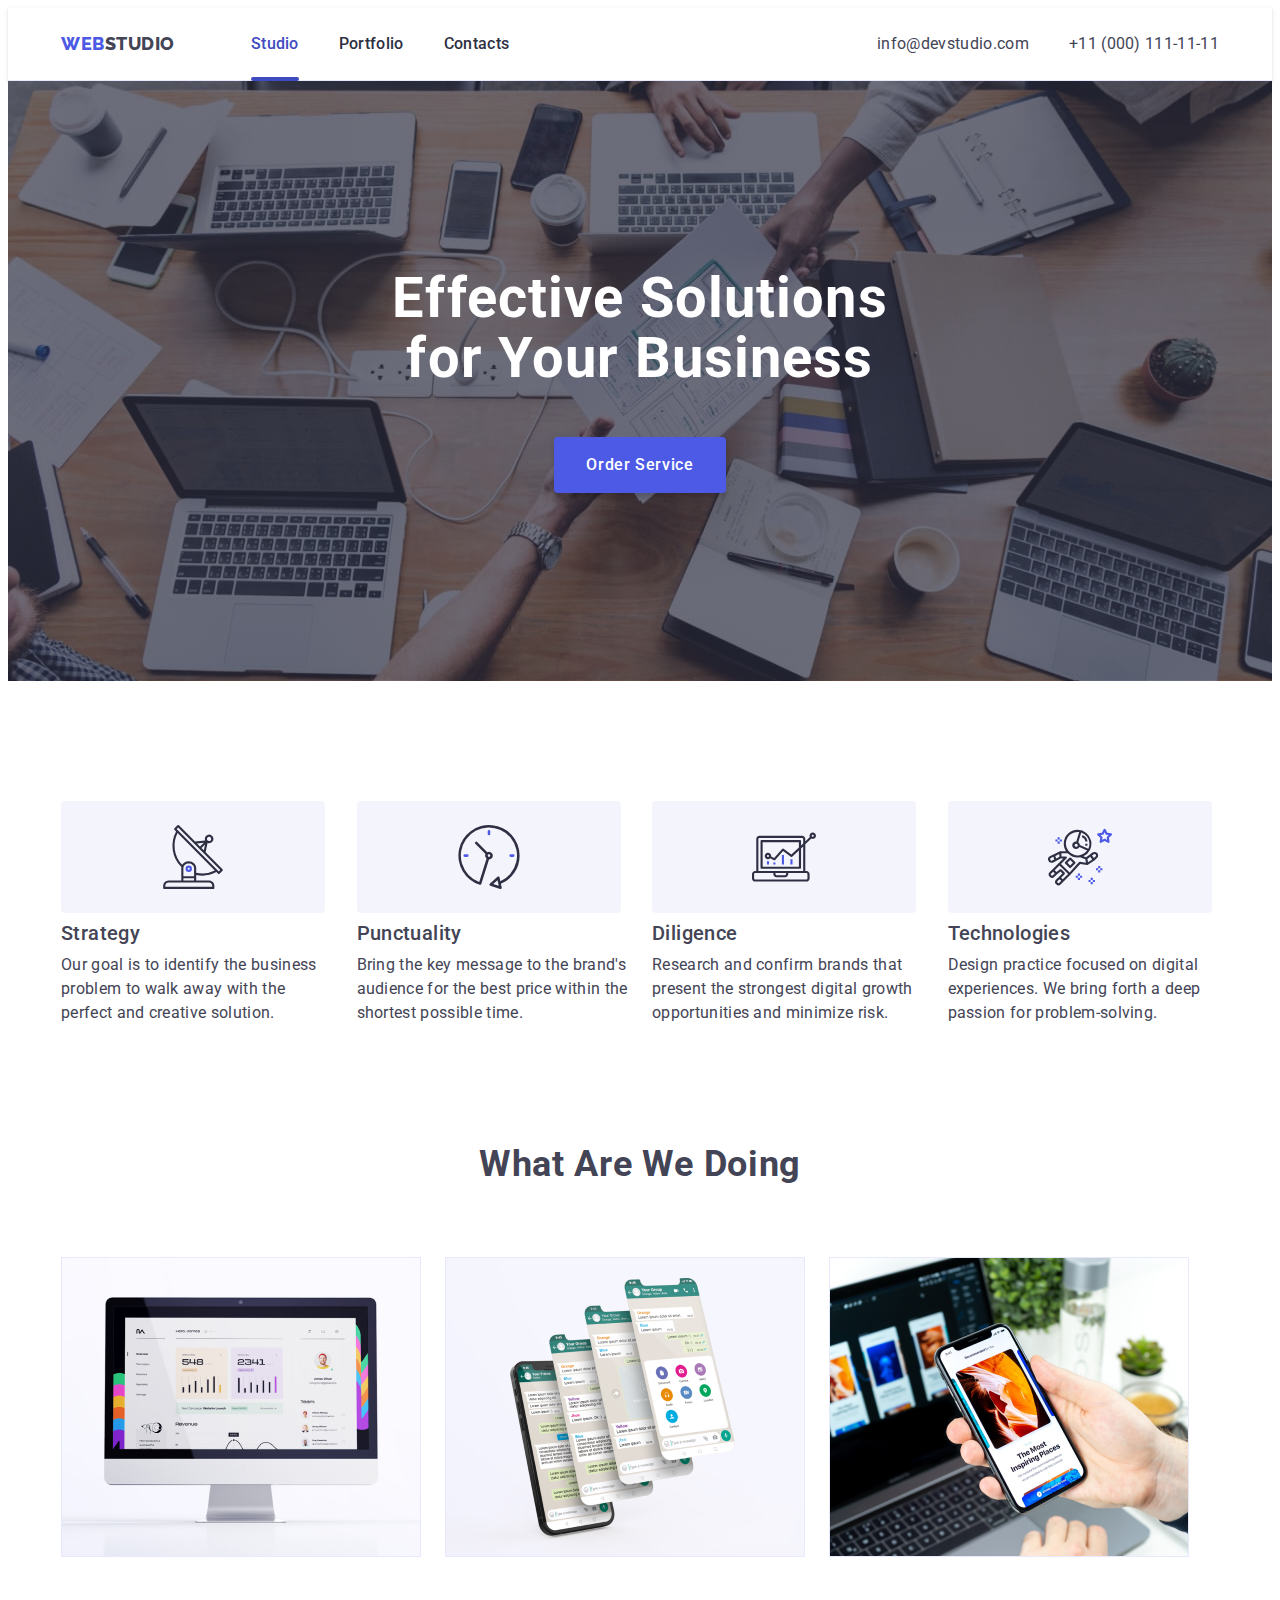
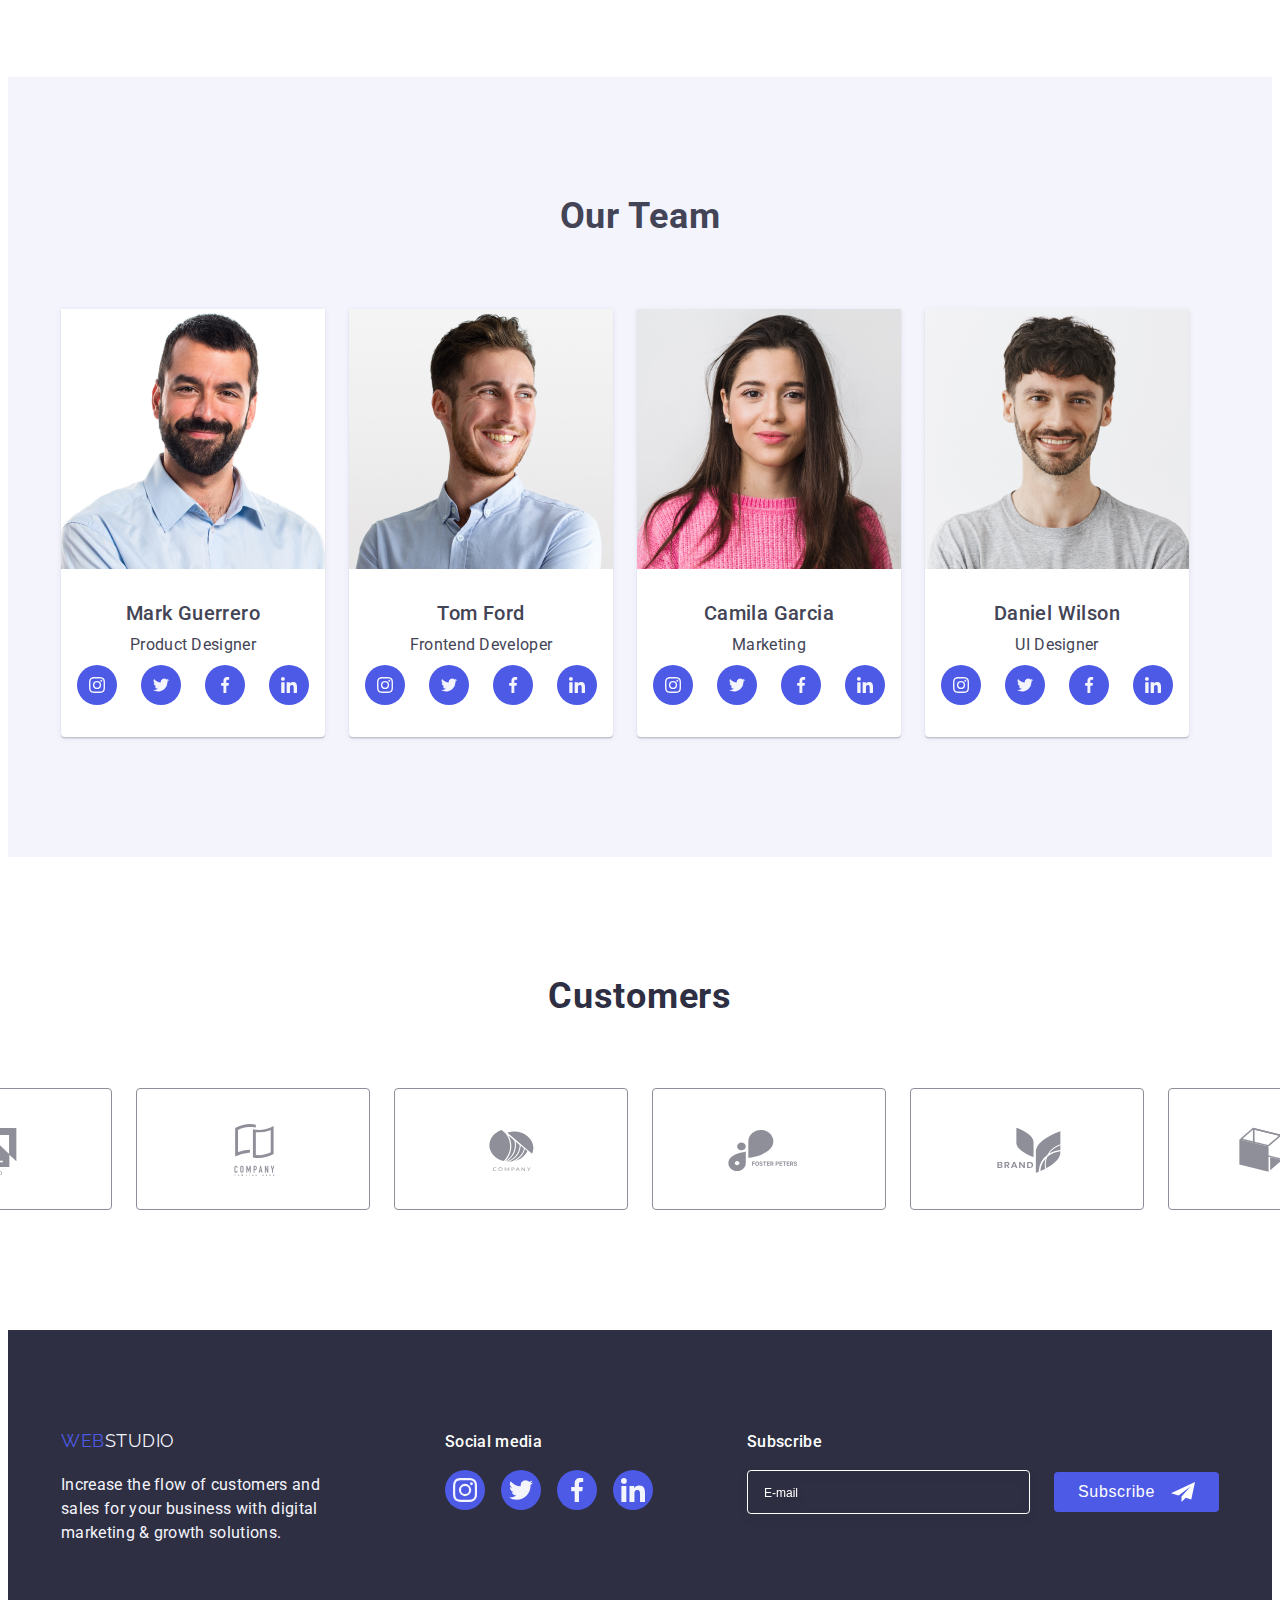
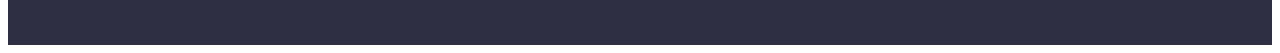
<file: index.html>
<!DOCTYPE html>
<html lang="en">
  <head>
    <meta charset="UTF-8" />
    <meta http-equiv="X-UA-Compatible" content="IE=edge" />
    <meta name="viewport" content="width=device-width, initial-scale=1.0" />
    <title>WebStudio</title>
    <link rel="preconnect" href="https://fonts.googleapis.com" />
    <link rel="preconnect" href="https://fonts.gstatic.com" crossorigin />
    <link
      href="https://fonts.googleapis.com/css2?family=Raleway:wght@800&family=Roboto:wght@400;500;700;900&display=swap"
      rel="stylesheet"
    />
    <link
      rel="stylesheet"
      href="https://cdnjs.cloudflare.com/ajax/libs/modern-normalize/1.1.0/modern-normalize.min.css"
      integrity="sha512-wpPYUAdjBVSE4KJnH1VR1HeZfpl1ub8YT/NKx4PuQ5NmX2tKuGu6U/JRp5y+Y8XG2tV+wKQpNHVUX03MfMFn9Q=="
      crossorigin="anonymous"
      referrerpolicy="no-referrer"
    />
    <link rel="stylesheet" href="./css/styles.css" />
  </head>

  <!-- /** |============================ | BODY |============================ */ -->
  <body>
    <header class="header">
      <div class="container nav-address">
        <!-- NAV -->
        <nav class="nav">
          <a href="./index.html" class="logo">Web<span class="studio">Studio</span> </a>
          <ul class="nav-list list">
            <li class="nav-item"><a class="nav-link active" href="./index.html">Studio</a></li>
            <li class="nav-item"><a class="nav-link" href="./portfolio.html">Portfolio</a></li>
            <li class="nav-item"><a class="nav-link" href="">Contacts</a></li>
          </ul>
        </nav>
        <address class="address">
          <ul class="address-list list">
            <li class="item">
              <a href="mailto:info@devstudio.com" class="address-link">info@devstudio.com</a>
            </li>
            <li class="item">
              <a href="tel:+110001111111" class="address-link">+11 (000) 111-11-11</a>
            </li>
          </ul>
        </address>
      </div>
    </header>

    <main>
      <!-- /** |============================ | HERO |============================ */ -->

      <section class="hero section">
        <div class="container">
          <h1 class="hero-title">Effective Solutions for Your Business</h1>
          <button class="hero-btn" type="button" data-modal-open
            ><span class="hero-btn-text">Order Service</span>
          </button>
        </div>
      </section>

      <!-- |============================ | Feature |============================ */ -->
      <section class="feature section">
        <div class="container">
          <h2 class="visually-hidden">ours works</h2>
          <ul class="feature-list list">
            <li class="item">
              <div class="feature-block-icon">
                <svg class="feature-icon" width="64" height="64">
                  <use href="./images/icons.svg#antenna"></use>
                </svg>
              </div>
              <h3 class="feature-title">Strategy</h3>
              <p class="feature-text">
                Our goal is to identify the business problem to walk away with the perfect and
                creative solution.
              </p>
            </li>
            <li class="item">
              <div class="feature-block-icon">
                <svg class="feature-icon" width="64" height="64">
                  <use href="./images/icons.svg#clock"></use>
                </svg>
              </div>
              <h3 class="feature-title">Punctuality</h3>
              <p class="feature-text">
                Bring the key message to the brand's audience for the best price within the shortest
                possible time.
              </p>
            </li>
            <li class="item">
              <div class="feature-block-icon">
                <svg class="feature-icon" width="64" height="64">
                  <use href="./images/icons.svg#diagram"></use>
                </svg>
              </div>
              <h3 class="feature-title">Diligence</h3>
              <p class="feature-text">
                Research and confirm brands that present the strongest digital growth opportunities
                and minimize risk.
              </p>
            </li>
            <li class="item">
              <div class="feature-block-icon">
                <svg class="feature-icon" width="64" height="64">
                  <use href="./images/icons.svg#astronaut"></use>
                </svg>
              </div>
              <h3 class="feature-title">Technologies</h3>
              <p class="feature-text">
                Design practice focused on digital experiences. We bring forth a deep passion for
                problem-solving.
              </p>
            </li>
          </ul>
        </div>
      </section>

      <!-- /** |============================ | WORK |============================ */ -->
      <section class="work section">
        <div class="container">
          <h2 class="work-title">What are we doing</h2>

          <ul class="work-list list">
            <li class="item">
              <img src="./images/work/img1.jpg" alt="computer" width="360" />
            </li>
            <li class="item">
              <img src="./images/work/img2.jpg" alt="mobile" width="360" />
            </li>
            <li class="item">
              <img src="./images/work/img3.jpg" alt="workplace" width="360" />
            </li>
          </ul>
        </div>
      </section>

      <!-- /** |============================ | TEAM |============================ */ -->
      <section class="team section">
        <div class="container">
          <h2 class="team-title">Our Team</h2>

          <ul class="team-list list">
            <li class="item">
              <img src="./images/Team/MarkGuerrero.jpg" alt="MarkGuerrero" width="264" />
              <div class="personal">
                <h3 class="team-subject">Mark Guerrero</h3>
                <p class="team-text">Product Designer</p>
                <ul class="socials-list list">
                  <li class="socials-item"
                    ><a
                      href=""
                      class="social-link"
                      target="_blank"
                      rel="noopener noreferrer"
                      aria-label="instagram"
                    >
                      <svg class="socials-icon" width="16" height="16">
                        <use href="./images/icons.svg#instagram"></use>
                      </svg> </a
                  ></li>
                  <li class="socials-item"
                    ><a
                      href=""
                      class="social-link"
                      target="_blank"
                      rel="noopener noreferrer"
                      aria-label="twitter"
                      ><svg class="socials-icon" width="16" height="16">
                        <use href="./images/icons.svg#twitter"></use></svg></a
                  ></li>
                  <li class="socials-item"
                    ><a
                      href=""
                      class="social-link"
                      target="_blank"
                      rel="noopener noreferrer"
                      aria-label="facebook"
                      ><svg class="socials-icon" width="16" height="16">
                        <use href="./images/icons.svg#facebook"></use></svg></a
                  ></li>
                  <li class="socials-item"
                    ><a
                      href=""
                      class="social-link"
                      target="_blank"
                      rel="noopener noreferrer"
                      aria-label="linkedin"
                      ><svg class="socials-icon" width="16" height="16">
                        <use href="./images/icons.svg#linkedin"></use></svg></a
                  ></li>
                </ul>
              </div>
            </li>

            <li class="item">
              <img src="./images/Team/TomFord.jpg" alt="TomFord" width="264" />
              <div class="personal">
                <h3 class="team-subject">Tom Ford</h3>
                <p class="team-text">Frontend Developer</p>
                <ul class="socials-list list">
                  <li class="socials-item"
                    ><a
                      href=""
                      class="social-link"
                      target="_blank"
                      rel="noopener noreferrer"
                      aria-label="instagram"
                    >
                      <svg class="socials-icon" width="16" height="16">
                        <use href="./images/icons.svg#instagram"></use>
                      </svg> </a
                  ></li>
                  <li class="socials-item"
                    ><a
                      href=""
                      class="social-link"
                      target="_blank"
                      rel="noopener noreferrer"
                      aria-label="twitter"
                      ><svg class="socials-icon" width="16" height="16">
                        <use href="./images/icons.svg#twitter"></use></svg></a
                  ></li>
                  <li class="socials-item"
                    ><a
                      href=""
                      class="social-link"
                      target="_blank"
                      rel="noopener noreferrer"
                      aria-label="facebook"
                      ><svg class="socials-icon" width="16" height="16">
                        <use href="./images/icons.svg#facebook"></use></svg></a
                  ></li>
                  <li class="socials-item"
                    ><a
                      href=""
                      class="social-link"
                      target="_blank"
                      rel="noopener noreferrer"
                      aria-label="linkedin"
                      ><svg class="socials-icon" width="16" height="16">
                        <use href="./images/icons.svg#linkedin"></use></svg></a
                  ></li>
                </ul>
              </div>
            </li>

            <li class="item">
              <img src="./images/Team/CamilaGarcia.jpg" alt="CamilaGarcia" width="264" />
              <div class="personal">
                <h3 class="team-subject">Camila Garcia</h3>
                <p class="team-text">Marketing</p>
                <ul class="socials-list list">
                  <li class="socials-item"
                    ><a
                      href=""
                      class="social-link"
                      target="_blank"
                      rel="noopener noreferrer"
                      aria-label="instagram"
                    >
                      <svg class="socials-icon" width="16" height="16">
                        <use href="./images/icons.svg#instagram"></use>
                      </svg> </a
                  ></li>
                  <li class="socials-item"
                    ><a
                      href=""
                      class="social-link"
                      target="_blank"
                      rel="noopener noreferrer"
                      aria-label="twitter"
                      ><svg class="socials-icon" width="16" height="16">
                        <use href="./images/icons.svg#twitter"></use></svg></a
                  ></li>
                  <li class="socials-item"
                    ><a
                      href=""
                      class="social-link"
                      target="_blank"
                      rel="noopener noreferrer"
                      aria-label="facebook"
                      ><svg class="socials-icon" width="16" height="16">
                        <use href="./images/icons.svg#facebook"></use></svg></a
                  ></li>
                  <li class="socials-item"
                    ><a
                      href=""
                      class="social-link"
                      target="_blank"
                      rel="noopener noreferrer"
                      aria-label="linkedin"
                      ><svg class="socials-icon" width="16" height="16">
                        <use href="./images/icons.svg#linkedin"></use></svg></a
                  ></li>
                </ul>
              </div>
            </li>

            <li class="item">
              <img src="./images/Team/DanielWilson.jpg" alt="DanielWilson" width="264" />
              <div class="personal">
                <h3 class="team-subject">Daniel Wilson</h3>
                <p class="team-text">UI Designer</p>
                <ul class="socials-list list">
                  <li class="socials-item"
                    ><a
                      href=""
                      class="social-link"
                      target="_blank"
                      rel="noopener noreferrer"
                      aria-label="instagram"
                    >
                      <svg class="socials-icon" width="16" height="16">
                        <use href="./images/icons.svg#instagram"></use>
                      </svg> </a
                  ></li>
                  <li class="socials-item"
                    ><a
                      href=""
                      class="social-link"
                      target="_blank"
                      rel="noopener noreferrer"
                      aria-label="twitter"
                      ><svg class="socials-icon" width="16" height="16">
                        <use href="./images/icons.svg#twitter"></use></svg></a
                  ></li>
                  <li class="socials-item"
                    ><a
                      href=""
                      class="social-link"
                      target="_blank"
                      rel="noopener noreferrer"
                      aria-label="facebook"
                      ><svg class="socials-icon" width="16" height="16">
                        <use href="./images/icons.svg#facebook"></use></svg></a
                  ></li>
                  <li class="socials-item"
                    ><a
                      href=""
                      class="social-link"
                      target="_blank"
                      rel="noopener noreferrer"
                      aria-label="linkedin"
                      ><svg class="socials-icon" width="16" height="16">
                        <use href="./images/icons.svg#linkedin"></use></svg></a
                  ></li>
                </ul>
              </div>
            </li>
          </ul>
        </div>
      </section>

      <!-- /**
        |============================
        | Customers
        |============================
      */ -->

      <section class="customers section">
        <div class="container">
          <h2 class="customers-title">Customers</h2>
          <ul class="customers-list list">
            <li class="customers-item">
              <a
                href=""
                class="customers-link"
                target="_blank"
                rel="noopener noreferrer"
                aria-label="instagram"
              >
                <svg class="customers-icon" width="104" height="56">
                  <use href="./images/icons.svg#customers"></use>
                </svg>
              </a>
            </li>
            <li class="customers-item">
              <a
                href=""
                class="customers-link"
                target="_blank"
                rel="noopener noreferrer"
                aria-label="instagram"
              >
                <svg class="customers-icon" width="104" height="56">
                  <use href="./images/icons.svg#customers1"></use>
                </svg>
              </a>
            </li>
            <li class="customers-item">
              <a
                href=""
                class="customers-link"
                target="_blank"
                rel="noopener noreferrer"
                aria-label="instagram"
              >
                <svg class="customers-icon" width="104" height="56">
                  <use href="./images/icons.svg#customers2"></use>
                </svg>
              </a>
            </li>
            <li class="customers-item">
              <a
                href=""
                class="customers-link"
                target="_blank"
                rel="noopener noreferrer"
                aria-label="instagram"
              >
                <svg class="customers-icon" width="104" height="56">
                  <use href="./images/icons.svg#customers3"></use>
                </svg>
              </a>
            </li>
            <li class="customers-item">
              <a
                href=""
                class="customers-link"
                target="_blank"
                rel="noopener noreferrer"
                aria-label="instagram"
              >
                <svg class="customers-icon" width="104" height="56">
                  <use href="./images/icons.svg#customers4"></use>
                </svg>
              </a>
            </li>
            <li class="customers-item">
              <a
                href=""
                class="customers-link"
                target="_blank"
                rel="noopener noreferrer"
                aria-label="instagram"
              >
                <svg class="customers-icon" width="104" height="56">
                  <use href="./images/icons.svg#customers5"></use>
                </svg>
              </a>
            </li>
          </ul>
        </div>
      </section>
    </main>
    <!-- /** |============================ | FOOTER |============================ */ -->
    <footer class="footer">
      <div class="social-container container">
        <div class="footer-webstudio-logo">
          <a href="./index.html" class="footer-logo"
            >Web<span class="footer-studio-logo">Studio</span></a
          >
          <p class="text">
            Increase the flow of customers and sales for your business with digital marketing &
            growth solutions.
          </p>
        </div>
        <div class="footer-social">
          <p class="text">Social media</p>
          <ul class="footer-socials-list list">
            <li class="socials-item"
              ><a
                href=""
                class="footer-social-link"
                target="_blank"
                rel="noopener noreferrer"
                aria-label="instagram"
              >
                <svg class="socials-icon" width="24" height="24">
                  <use href="./images/icons.svg#instagram"></use>
                </svg> </a
            ></li>
            <li class="socials-item"
              ><a
                href=""
                class="footer-social-link"
                target="_blank"
                rel="noopener noreferrer"
                aria-label="twitter"
                ><svg class="socials-icon" width="24" height="24">
                  <use href="./images/icons.svg#twitter"></use></svg></a
            ></li>
            <li class="socials-item"
              ><a
                href=""
                class="footer-social-link"
                target="_blank"
                rel="noopener noreferrer"
                aria-label="facebook"
                ><svg class="socials-icon" width="24" height="24">
                  <use href="./images/icons.svg#facebook"></use></svg></a
            ></li>
            <li class="socials-item"
              ><a
                href=""
                class="footer-social-link"
                target="_blank"
                rel="noopener noreferrer"
                aria-label="linkedin"
                ><svg class="socials-icon" width="24" height="24">
                  <use href="./images/icons.svg#linkedin"></use></svg></a
            ></li>
          </ul>
        </div>
        <div class="footer-form">
          <p class="footer-subscribe-text text">Subscribe</p>
          <form class="footer-form-subscribe" name="footer_form" autocomplete="on">
            <label for="e-mail"></label>
            <input
              class="footer-subscribe"
              type="email"
              id="e-mail"
              name="e-mail"
              placeholder="E-mail"
            />
            <button class="btn-subscribe" type="submit"
              ><span class="btn-subscribe-text">Subscribe</span>
              <svg class="footer-btn-icon" width="24" height="24">
                <use href="./images/icons.svg#subscribe"></use>
              </svg>
            </button>
          </form>
        </div>
      </div>
    </footer>

    <!-- /** |============================ | Modal window |============================ */ -->
    <div class="backdrop is-hidden" data-modal>
      <div class="modal">
        <button type="button" class="modal-close-btn" data-modal-close>
          <svg class="modal-close-icon" width="8" height="8">
            <use href="./images/icons.svg#close-icon"></use>
          </svg>
        </button>
        <p class="modal-text">Leave your contacts and we will call you back</p>
        <form name="modal_form">
          <label class="form-label" for="modal_name">Name</label>
          <div class="form-wrapper">
            <input class="form-field" type="text" name="modal_name" id="modal_name" />
            <svg class="form-icon" width="18" height="24">
              <use href="./images/icons.svg#person-black"></use>
            </svg>
          </div>
          <label class="form-label" for="modal_phone">Phone</label>
          <div class="form-wrapper">
            <input class="form-field" type="tel" name="modal_phone" id="modal_phone" />
            <svg class="form-icon" width="18" height="24">
              <use href="./images/icons.svg#phone-black"></use>
            </svg>
          </div>
          <label class="form-label" for="modal_email">Email</label>
          <div class="form-wrapper">
            <input class="form-field" type="email" name="modal_email" id="modal_email" />
            <svg class="form-icon" width="18" height="24">
              <use href="./images/icons.svg#email-black"></use>
            </svg>
          </div>
          <label class="form-label" for="modal_comment">Comment</label>
          <textarea
            class="form-comment"
            name="modal_comment"
            id="modal_comment"
            rows="6"
            placeholder="Text input"
          ></textarea>
          <label class="form-agreement" for="modal_agreement">
            <input
              class="form-check-input"
              type="checkbox"
              name="modal_agreement"
              id="modal_agreement"
            />
            <span class="form-agreement-text"
              >I accept the terms and conditions of the
              <a class="form-privacy-policy" href="">Privacy Policy</a></span
            >
          </label>
          <button class="form-modal-btn" type="submit">Send</button>
        </form>
      </div>
    </div>

    <script src="./js/modal.js"></script>
  </body>
</html>
</file>
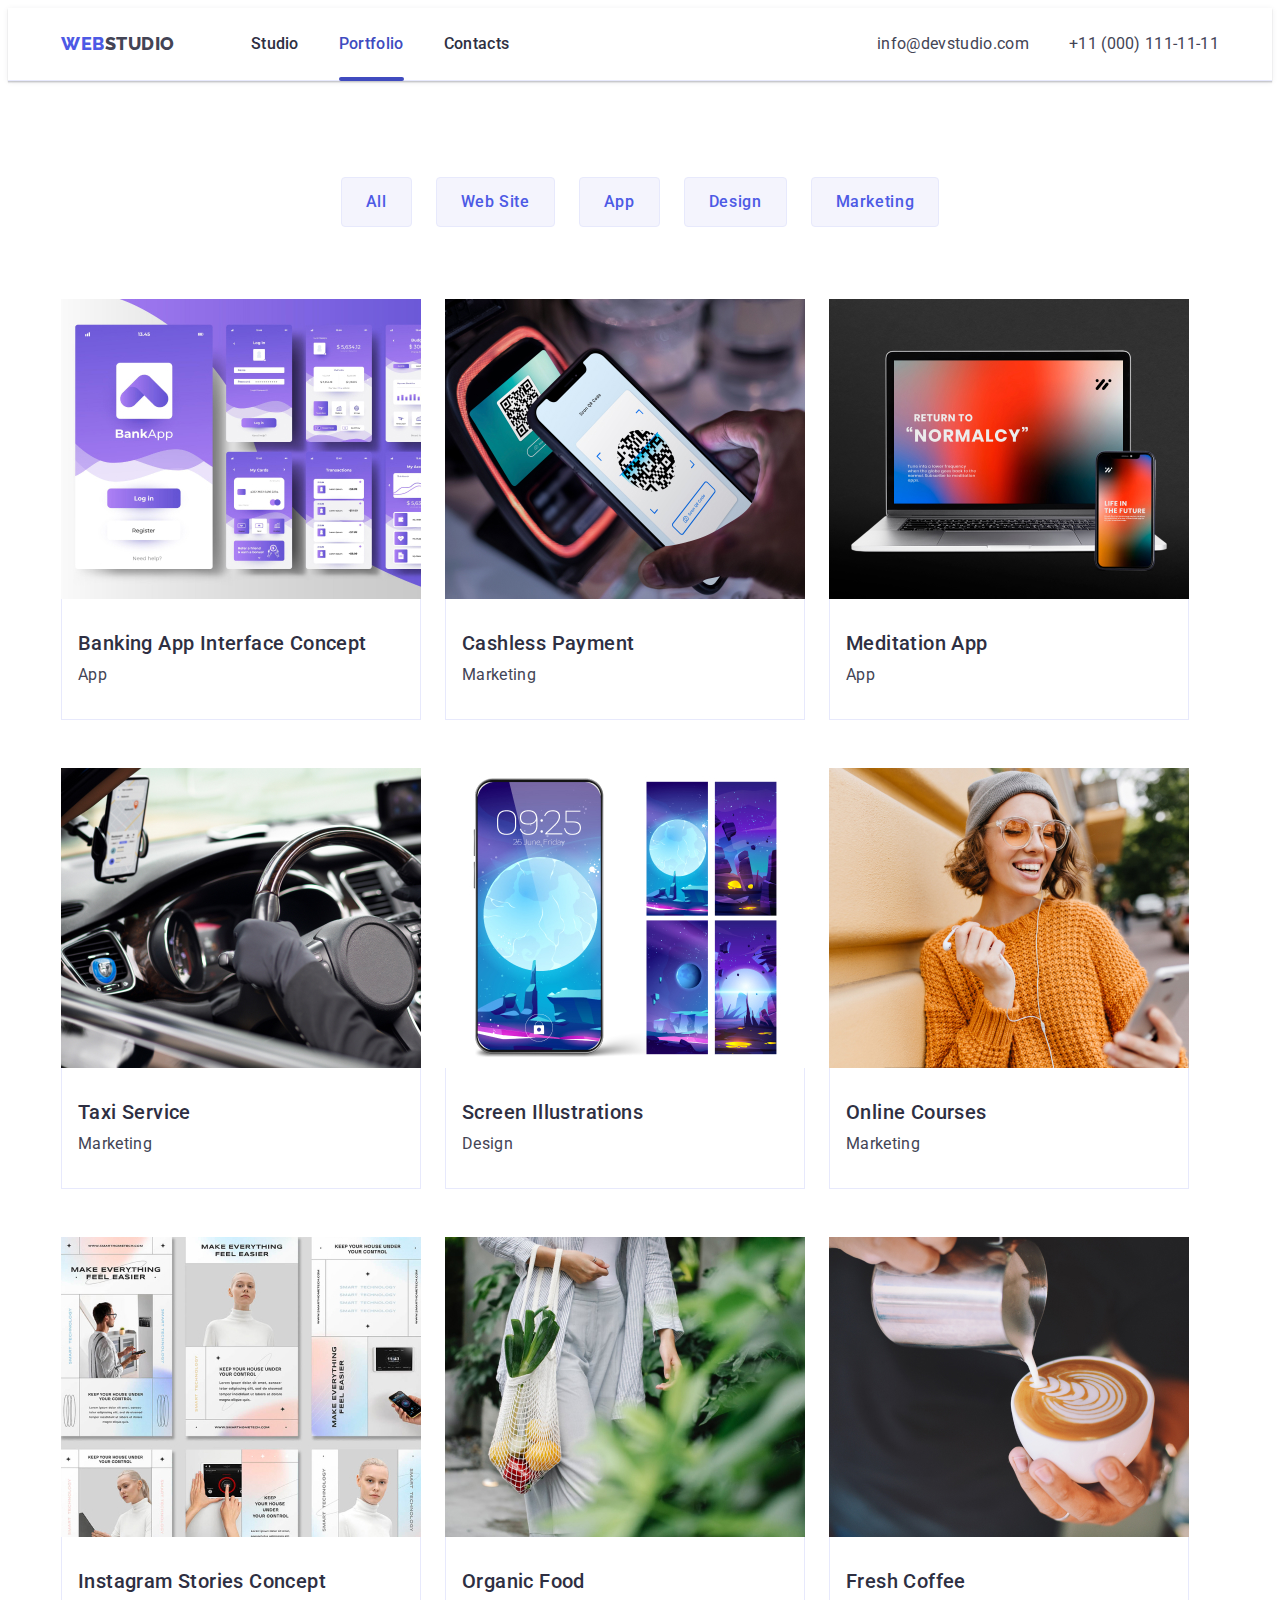
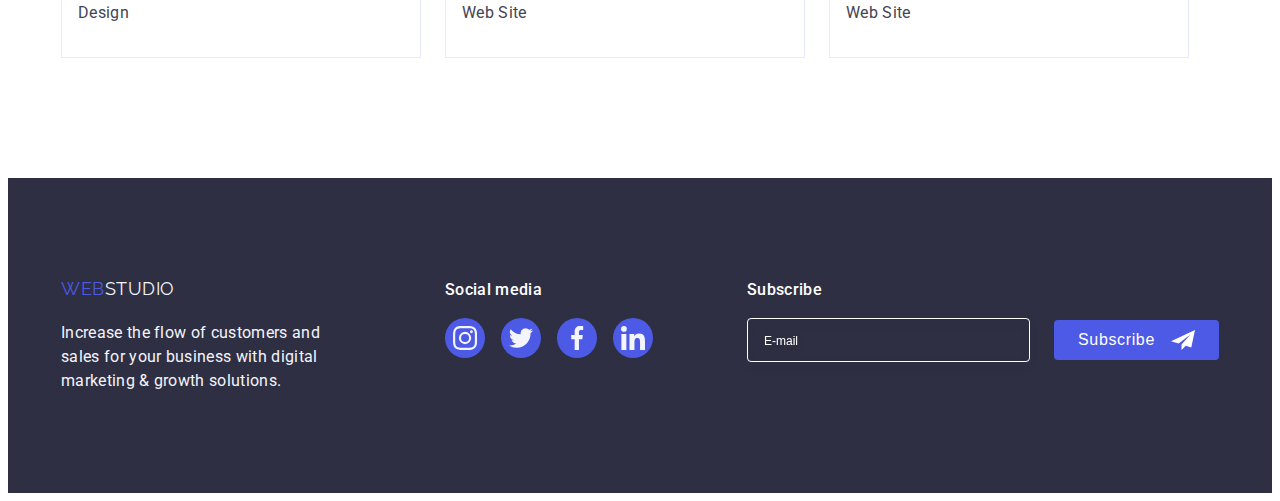
<file: portfolio.html>
<!DOCTYPE html>
<html lang="en">
  <head>
    <meta charset="UTF-8" />
    <meta http-equiv="X-UA-Compatible" content="IE=edge" />
    <meta name="viewport" content="width=device-width, initial-scale=1.0" />
    <title>WebStudio</title>
    <link rel="preconnect" href="https://fonts.googleapis.com" />
    <link rel="preconnect" href="https://fonts.gstatic.com" crossorigin />
    <link
      href="https://fonts.googleapis.com/css2?family=Raleway:wght@800&family=Roboto:wght@400;500;700;900&display=swap"
      rel="stylesheet"
    />
    <link
      rel="stylesheet"
      href="https://cdnjs.cloudflare.com/ajax/libs/modern-normalize/1.1.0/modern-normalize.min.css"
      integrity="sha512-wpPYUAdjBVSE4KJnH1VR1HeZfpl1ub8YT/NKx4PuQ5NmX2tKuGu6U/JRp5y+Y8XG2tV+wKQpNHVUX03MfMFn9Q=="
      crossorigin="anonymous"
      referrerpolicy="no-referrer"
    />
    <link rel="stylesheet" href="./css/styles.css" />
  </head>
  <body>
    <!-- /** |============================ | HEADER |============================ */ -->
    <header class="header">
      <div class="container nav-address">
        <!-- NAV -->
        <nav class="nav">
          <a href="./index.html" class="logo">Web<span class="studio">Studio</span> </a>
          <ul class="nav-list list">
            <li class="nav-item"><a class="nav-link" href="./index.html">Studio</a></li>
            <li class="nav-item"
              ><a class="nav-link active" href="./portfolio.html">Portfolio</a></li
            >
            <li class="nav-item"><a class="nav-link" href="">Contacts</a></li>
          </ul>
        </nav>
        <address class="address">
          <ul class="address-list list">
            <li class="item">
              <a href="mailto:info@devstudio.com" class="address-link">info@devstudio.com</a>
            </li>
            <li class="item">
              <a href="tel:+110001111111" class="address-link">+11 (000) 111-11-11</a>
            </li>
          </ul>
        </address>
      </div>
    </header>

    <main>
      <!-- Portfolio  -->
      <section class="port section">
        <div class="container">
          <h1 class="visually-hidden">portfolio</h1>
          <ul class="port-list-btn list">
            <li class="item"><button type="button" class="port-btn">All</button></li>
            <li class="item"><button type="button" class="port-btn">Web Site</button></li>
            <li class="item"><button type="button" class="port-btn">App</button></li>
            <li class="item"><button type="button" class="port-btn">Design</button></li>
            <li class="item"><button type="button" class="port-btn">Marketing</button></li>
          </ul>

          <ul class="port-list-galery list">
            <li class="team-item">
              <a href="" class="img-link link">
                <div class="portfolio-thumb">
                  <img src="./images/Portfolio/bankingapp.jpg" alt="bankingapp" width="360" />
                  <p class="overlay-text"
                    >14 Stylish and User-Friendly App Design Concepts · Task Manager App · Calorie
                    Tracker App · Exotic Fruit Ecommerce App · Cloud Storage App</p
                  >
                </div>
                <div class="port-info"
                  ><h2 class="port-title">Banking App Interface Concept</h2>
                  <p class="port-text">App</p>
                </div>
              </a>
            </li>
            <li class="team-item">
              <a href="" class="img-link link">
                <div class="portfolio-thumb">
                  <img
                    src="./images/Portfolio/cashlesspayment.jpg"
                    alt="cashlesspayment"
                    width="360"
                  />
                  <p class="overlay-text"
                    >14 Stylish and User-Friendly App Design Concepts · Task Manager App · Calorie
                    Tracker App · Exotic Fruit Ecommerce App · Cloud Storage App</p
                  >
                </div>
                <div class="port-info">
                  <h2 class="port-title">Cashless Payment</h2>
                  <p class="port-text">Marketing</p>
                </div>
              </a>
            </li>

            <li class="team-item">
              <a href="" class="img-link link">
                <div class="portfolio-thumb">
                  <img src="./images/Portfolio/meditationapp.jpg" alt="meditationapp" width="360" />
                  <p class="overlay-text"
                    >14 Stylish and User-Friendly App Design Concepts · Task Manager App · Calorie
                    Tracker App · Exotic Fruit Ecommerce App · Cloud Storage App</p
                  >
                </div>
                <div class="port-info">
                  <h2 class="port-title">Meditation App</h2>
                  <p class="port-text">App</p>
                </div></a
              >
            </li>

            <li class="team-item">
              <a href="" class="img-link link">
                <div class="portfolio-thumb">
                  <img src="./images/Portfolio/taxiservice.jpg" alt="taxiservice" width="360" />
                  <p class="overlay-text"
                    >14 Stylish and User-Friendly App Design Concepts · Task Manager App · Calorie
                    Tracker App · Exotic Fruit Ecommerce App · Cloud Storage App</p
                  >
                </div>
                <div class="port-info">
                  <h2 class="port-title">Taxi Service</h2>
                  <p class="port-text">Marketing</p>
                </div>
              </a>
            </li>

            <li class="team-item">
              <a href="" class="img-link link">
                <div class="portfolio-thumb">
                  <img
                    src="./images/Portfolio/screeniliustrations.jpg"
                    alt="screeniliustrations"
                    width="360"
                  />
                  <p class="overlay-text"
                    >14 Stylish and User-Friendly App Design Concepts · Task Manager App · Calorie
                    Tracker App · Exotic Fruit Ecommerce App · Cloud Storage App</p
                  >
                </div>
                <div class="port-info">
                  <h2 class="port-title">Screen Illustrations</h2>
                  <p class="port-text">Design</p>
                </div>
              </a>
            </li>

            <li class="team-item">
              <a href="" class="img-link link">
                <div class="portfolio-thumb">
                  <img src="./images/Portfolio/onlinecourses.jpg" alt="onlinecourses" width="360" />
                  <p class="overlay-text"
                    >14 Stylish and User-Friendly App Design Concepts · Task Manager App · Calorie
                    Tracker App · Exotic Fruit Ecommerce App · Cloud Storage App</p
                  >
                </div>
                <div class="port-info">
                  <h2 class="port-title">Online Courses</h2>
                  <p class="port-text">Marketing</p>
                </div>
              </a>
            </li>

            <li class="team-item">
              <a href="" class="img-link link">
                <div class="portfolio-thumb">
                  <img
                    src="./images/Portfolio/instagramstoriesconcept.jpg"
                    alt="instagramstoriesconcept"
                    width="360"
                  />
                  <p class="overlay-text"
                    >14 Stylish and User-Friendly App Design Concepts · Task Manager App · Calorie
                    Tracker App · Exotic Fruit Ecommerce App · Cloud Storage App</p
                  >
                </div>
                <div class="port-info">
                  <h2 class="port-title">Instagram Stories Concept</h2>
                  <p class="port-text">Design</p>
                </div>
              </a>
            </li>

            <li class="team-item">
              <a href="" class="img-link link">
                <div class="portfolio-thumb">
                  <img src="./images/Portfolio/organicfood.jpg" alt="organicfood" width="360" />
                  <p class="overlay-text"
                    >14 Stylish and User-Friendly App Design Concepts · Task Manager App · Calorie
                    Tracker App · Exotic Fruit Ecommerce App · Cloud Storage App</p
                  >
                </div>
                <div class="port-info">
                  <h2 class="port-title">Organic Food</h2>
                  <p class="port-text">Web Site</p>
                </div>
              </a>
            </li>

            <li class="team-item">
              <a href="" class="img-link link">
                <div class="portfolio-thumb">
                  <img src="./images/Portfolio/freshcoffee.jpg" alt="freshcoffee" width="360" />
                  <p class="overlay-text"
                    >14 Stylish and User-Friendly App Design Concepts · Task Manager App · Calorie
                    Tracker App · Exotic Fruit Ecommerce App · Cloud Storage App</p
                  >
                </div>
                <div class="port-info">
                  <h2 class="port-title">Fresh Coffee</h2>
                  <p class="port-text">Web Site</p>
                </div>
              </a></li
            >
          </ul>
        </div>
      </section>
    </main>
    <!-- /** |============================ | FOOTER |============================ */ -->
    <footer class="footer">
      <div class="social-container container">
        <div class="footer-webstudio-logo">
          <a href="./index.html" class="footer-logo"
            >Web<span class="footer-studio-logo">Studio</span></a
          >
          <p class="text">
            Increase the flow of customers and sales for your business with digital marketing &
            growth solutions.
          </p>
        </div>
        <div class="footer-social">
          <p class="text">Social media</p>
          <ul class="footer-socials-list list">
            <li class="socials-item"
              ><a
                href=""
                class="footer-social-link"
                target="_blank"
                rel="noopener noreferrer"
                aria-label="instagram"
              >
                <svg class="socials-icon" width="24" height="24">
                  <use href="./images/icons.svg#instagram"></use>
                </svg> </a
            ></li>
            <li class="socials-item"
              ><a
                href=""
                class="footer-social-link"
                target="_blank"
                rel="noopener noreferrer"
                aria-label="twitter"
                ><svg class="socials-icon" width="24" height="24">
                  <use href="./images/icons.svg#twitter"></use></svg></a
            ></li>
            <li class="socials-item"
              ><a
                href=""
                class="footer-social-link"
                target="_blank"
                rel="noopener noreferrer"
                aria-label="facebook"
                ><svg class="socials-icon" width="24" height="24">
                  <use href="./images/icons.svg#facebook"></use></svg></a
            ></li>
            <li class="socials-item"
              ><a
                href=""
                class="footer-social-link"
                target="_blank"
                rel="noopener noreferrer"
                aria-label="linkedin"
                ><svg class="socials-icon" width="24" height="24">
                  <use href="./images/icons.svg#linkedin"></use></svg></a
            ></li>
          </ul>
        </div>
        <div class="footer-form">
          <p class="footer-subscribe-text text">Subscribe</p>
          <form class="footer-form-subscribe" name="footer_form" autocomplete="on">
            <label for="e-mail"></label>
            <input
              class="footer-subscribe"
              type="email"
              id="e-mail"
              name="e-mail"
              placeholder="E-mail"
            />
            <button class="btn-subscribe" type="submit"
              ><span class="btn-subscribe-text">Subscribe</span>
              <svg class="footer-btn-icon" width="24" height="24">
                <use href="./images/icons.svg#subscribe"></use>
              </svg>
            </button>
          </form>
        </div>
      </div>
    </footer>
  </body>
</html>
</file>
<file: css/styles.css>
/* основний фон- #FFFFFF
кнопки та Web (Iris) - #4D5AE5
контакати, заголовки та Studio  (Navyblue)- #2E2F42
колір основного тексту - #434455 
кнопки при наведенні (Ocean) -#404BBF
background: #E5E5E5
футер-(Cloud) #F4F4FD */

.visually-hidden {
  position: absolute;
  width: 1px;
  height: 1px;
  margin: -1px;
  border: 0;
  padding: 0;
  white-space: nowrap;
  clip-path: inset(100%);
  clip: rect(0 0 0 0);
  overflow: hidden;
}

:root {
  --White-background: #ffffff;
  --SLATE-Body-text: #434455;
  --Navy-blue-Dark: #2e2f42;
  --Iris-Primary-Brand: #4d5ae5;
  --cloud-Light: #f4f4fd;
  --CORNFLOWER: #e7e9fc;
  --ocean: #404bbf;
  --LIGHT-SLATE: #8e8f99;
  --GREEN: #31d0aa;
  --modal-window-dairy: #fcfcfc;

  /* Other */
  --header-idx: 10;
  --modal-idx: 100;
}

/**
  |============================
  | RESET
  |============================
*/
.list {
  list-style: none;
  padding: 0;
  margin: 0;
}

img {
  display: block;
}

h1,
h2,
h3,
h4,
h5,
h6,
p {
  margin: 0;
}

/**
  |============================
  | CONTAINER
  |============================
*/

.container {
  width: 1158px;
  margin: 0 auto;
  padding-left: 15px;
  padding-right: 15px;
}

/**
  |============================
  | Body
  |============================
*/
body {
  background-color: var(--White-background);
  font-family: 'Roboto', sans-serif;
  color: var(--SLATE-Body-text);
  letter-spacing: 0.02em;
}

.section {
  padding: 120px 0;
}

/**
  |============================
  | nav-address
  |============================
*/
.nav-address {
  display: flex;
  align-items: center;
}

/**
  |============================
  | LOGO
  |============================
*/

.header {
  z-index: var(--header-idx);
  border-bottom: 1px solid var(--CORNFLOWER);
  box-shadow: 0px 2px 1px rgba(46, 47, 66, 0.08), 0px 1px 1px rgba(46, 47, 66, 0.16),
    0px 1px 6px rgba(46, 47, 66, 0.08);
}

.logo {
  padding-top: 24px;
  padding-bottom: 24px;
  margin-right: 76px;

  font-family: Raleway, sans-serif;
  font-style: normal;
  font-weight: 800;
  font-size: 18px;
  line-height: 1.17;
  text-transform: uppercase;
  letter-spacing: 0.03em;
  text-decoration: none;
  color: var(--Iris-Primary-Brand);
  list-style: none;
}
.studio {
  color: var(--SLATE-Body-text);
  list-style: none;
  text-decoration: none;
}

/**
  |============================
  |       Nav
  |============================
*/
.nav {
  display: flex;
  align-items: center;
}

.nav-list {
  display: flex;
}

.nav-list li {
  margin-right: 40px;
}
.nav-list li:last-child {
  margin-right: 0;
}

.nav-link {
  position: relative;
  display: block;
  padding-top: 24px;
  padding-bottom: 24px;
  color: var(--Navy-blue-Dark);
  font-weight: 500;
  font-size: 16px;
  line-height: 1.5;
  letter-spacing: 0.02em;
  text-decoration: none;

  transition-property: color;
  transition-duration: 250ms;
  transition-timing-function: cubic-bezier(0.4, 0, 0.2, 1);
}

.nav-link:hover,
.nav-link:focus {
  color: var(--ocean);
}

.nav-link.active {
  color: var(--ocean);
}

.nav-link::after {
  content: '';
  position: absolute;
  bottom: -1px;
  left: 0;
  display: block;
  width: 100%;
  height: 4px;
  border-radius: 2px;
}

.nav-link.active::after {
  background-color: var(--ocean);
}

/**
  |============================
  | Address
  |============================
*/
.address {
  display: flex;
  margin-left: auto;
  align-items: center;

  font-style: normal;
}

.address-list {
  display: flex;
  gap: 40px;
}

.address-link {
  color: var(--SLATE-Body-text);
  font-weight: 400;
  font-size: 16px;
  line-height: 1.5;
  letter-spacing: 0.02em;
  list-style: none;
  text-decoration: none;
  transition-property: color;
  transition-duration: 250ms;
  transition-timing-function: cubic-bezier(0.4, 0, 0.2, 1);
}

.address-link:hover,
.address-link:focus {
  color: var(--ocean);
  font-family: 'Roboto', sans-serif;
}

/**
  |============================
  |  ---- HERO----
  |============================
*/

.hero {
  background-color: var(--SLATE-Body-text);
  background-image: linear-gradient(rgba(46, 47, 66, 0.7), rgba(46, 47, 66, 0.7)),
    url(../images/hero/people-office.jpg);
  background-position: center;
  background-size: cover;
  background-repeat: no-repeat;
  max-width: 1440px;
  margin-left: auto;
  margin-right: auto;
  text-align: center;
  padding: 188px 0;
}

.hero-title {
  display: inline-block;
  font-style: normal;
  width: 498px;
  color: var(--White-background);
  font-weight: 700;
  font-size: 56px;
  line-height: 1.07;
  letter-spacing: 0.02em;
  margin-bottom: 48px;
  max-width: 496px;
}

.hero-btn {
  display: block;
  margin: 0 auto;
  font-family: 'Roboto', sans-serif;
  background-color: var(--Iris-Primary-Brand);
  border-radius: 4px;
  cursor: pointer;
  padding: 16px 32px;
  min-width: 169px;
  height: 56px;
  border: none;
  box-shadow: 0px 4px 4px rgba(0, 0, 0, 0.15);

  transition-property: background-color;
  transition-duration: 250ms;
  transition-timing-function: cubic-bezier(0.4, 0, 0.2, 1);
}

.hero-btn:hover,
.hero-btn:focus {
  background-color: var(--ocean);
  color: var(--cloud-Light);
}

.hero-btn-text {
  color: var(--White-background);
  font-weight: 500;
  font-size: 16px;
  line-height: 1.5;
  letter-spacing: 0.04em;
}

/**
  |============================
  | --Feature--
  |============================
*/

.feature-list {
  display: flex;
  gap: 24px;
}
.feature-list .item {
  width: 100%;
}

.feature-block-icon {
  display: flex;
  justify-content: center;
  align-items: center;
  flex-wrap: wrap;
  border-radius: 4px;
  background-color: var(--cloud-Light);
  width: 264px;
  height: 112px;
  margin-bottom: 8px;
}

.feature-title {
  color: var(--SLATE-Body-text);
  font-weight: 500;
  font-size: 20px;
  line-height: 1.2;
  letter-spacing: 0.02em;
  margin-bottom: 8px;
}
.feature-text {
  font-weight: 400;
  font-size: 16px;
  line-height: 1.5;
  letter-spacing: 0.02em;
}

/**
  |============================
  | Work
  |============================
*/
.work.section {
  padding-top: 0;
}

.work-list {
  display: flex;
}

.work-list .item {
  width: calc((100% - 48px) / 3);
  margin-right: 24px;
  width: 360px;
}

.work-list .item:nth-child(3) {
  margin-right: 0;
}

.work-title {
  font-size: 36px;
  line-height: 1.11;
  text-align: center;
  letter-spacing: 0.02em;
  text-transform: capitalize;
  color: var(--SLATE-Body-text);
  margin-bottom: 72px;
}
/**
  |============================
  | TEAM
  |============================
*/

.team {
  background-color: var(--cloud-Light);
}

.team-list {
  display: flex;
}
.personal {
  padding: 32px 0px;
}

.team-title {
  color: var(--SLATE-Body-text);
  font-size: 36px;
  line-height: 1.11;
  text-align: center;
  letter-spacing: 0.02em;
  text-transform: capitalize;
  margin-bottom: 72px;
}

.team-list .item {
  /* width: calc((100% - 72px)/4); */
  margin-right: 24px;
  width: 264px;
  background-color: var(--White-background);
  border-radius: 0px 0px 4px 4px;
  box-shadow: 0px 1px 6px rgba(46, 47, 66, 0.08), 0px 1px 1px rgba(46, 47, 66, 0.16),
    0px 2px 1px rgba(46, 47, 66, 0.08);
}

.team-list .item:nth-child(4) {
  margin-right: 0;
}

.team-subject {
  color: var(--SLATE-Body-text);
  font-weight: 500;
  font-size: 20px;
  line-height: 1.2;
  letter-spacing: 0.02em;
  text-align: center;
  margin-bottom: 8px;
}

.team-text {
  font-size: 16px;
  line-height: 1.5;
  letter-spacing: 0.02em;
  color: var(--SLATE-Body-text);
  text-align: center;
  margin-bottom: 8px;
}

/**
  |============================
  | Socials ICON
  |============================
*/
.socials-list {
  display: flex;
  justify-content: center;
  align-items: center;
  gap: 24px;
}

.social-link {
  display: flex;
  justify-content: center;
  align-items: center;
  border-radius: 50%;
  width: 40px;
  height: 40px;
  background-color: var(--Iris-Primary-Brand);
  transition-property: background-color;
  transition-duration: 250ms;
  transition-timing-function: cubic-bezier(0.4, 0, 0.2, 1);
}

.social-link:hover,
.social-link:focus {
  background-color: var(--ocean);
}

.socials-icon {
  fill: var(--cloud-Light);
}

/**
  |============================
  | Customers
  |============================
*/

.customers-list {
  display: flex;
  justify-content: center;
  align-items: center;
  gap: 24px;
}

.customers-link {
  display: flex;
  align-items: center;
  justify-content: center;
  width: 168px;
  height: 88px;
  padding: 16px 32px;
  border: 1px solid var(--LIGHT-SLATE);
  border-radius: 4px;
  color: var(--LIGHT-SLATE);

  transition: border-color 250ms cubic-bezier(0.4, 0, 0.2, 1),
    color 250ms cubic-bezier(0.4, 0, 0.2, 1);
}

.customers-icon {
  fill: currentColor;
}

.customers-link:hover,
.customers-link:focus {
  border-color: var(--ocean);
  color: var(--ocean);
}

.customers-title {
  color: var(--Navy-blue-Dark);
  text-align: center;
  font-weight: 700;
  font-size: 36px;
  line-height: 1.11;
  letter-spacing: 0.02em;
  margin-bottom: 72px;
  line-height: 1.1;
}

/**
  |============================
  | Portfolio
  |============================
*/

.port {
  display: flex;
  flex-wrap: wrap;
  padding: 96px 0 120px;
}

.port-list-btn {
  display: flex;
  gap: 24px;
  flex: content;
  justify-content: center;
  margin-bottom: 72px;
}

.port-btn {
  font-family: 'Roboto', sans-serif;
  color: var(--Iris-Primary-Brand);
  background-color: var(--cloud-Light);
  font-weight: 500;
  font-size: 16px;
  line-height: 1.5;
  letter-spacing: 0.04em;
  cursor: pointer;
  padding: 12px 24px;
  border: 1px solid var(--CORNFLOWER);
  border-radius: 4px;

  transition: color 250ms cubic-bezier(0.4, 0, 0.2, 1),
    background-color 250ms cubic-bezier(0.4, 0, 0.2, 1),
    border-color 250ms cubic-bezier(0.4, 0, 0.2, 1), box-shadow 250ms cubic-bezier(0.4, 0, 0.2, 1);
}

.port-btn:hover,
.port-btn:focus {
  color: var(--White-background);
  background-color: var(--ocean);
  border: 1px solid transparent;
  box-shadow: 0px 3px 1px rgba(0, 0, 0, 0.1), 0px 2px 1px rgba(0, 0, 0, 0.08),
    0px 2px 2px rgba(0, 0, 0, 0.12);
}

.port-list-galery {
  display: flex;
  flex-wrap: wrap;
  column-gap: 24px;
  row-gap: 48px;
}

.port-list-galery .item {
  width: calc((100% - 48px) / 3);
}

.img-link {
  display: block;
  text-decoration: none;
  transition-property: box-shadow;
  transition-duration: 250ms;
  transition-timing-function: cubic-bezier(0.4, 0, 0.2, 1);
}

.img-link:hover,
.img-link:focus {
  transform: translateY(0%);
  box-shadow: 0px 1px 6px rgba(46, 47, 66, 0.08), 0px 1px 1px rgba(46, 47, 66, 0.16),
    0px 2px 1px rgba(46, 47, 66, 0.08);
}

.port-info {
  padding: 32px 16px;
  border: 1px solid var(--CORNFLOWER);
  border-top: none;
}

.port-title {
  margin-bottom: 8px;
  font-weight: 500;
  font-size: 20px;
  line-height: 1.2;
  letter-spacing: 0.02em;
  color: var(--Navy-blue-Dark);
}
.port-text {
  font-weight: 400;
  font-size: 16px;
  line-height: 1.5;
  letter-spacing: 0.02em;
  color: var(--SLATE-Body-text);
}

.portfolio-thumb {
  position: relative;
  overflow: hidden;
}

/**
  |============================
  | Overlay
  |============================
*/

.img-link:hover .overlay-text,
.img-link:focus .overlay-text {
  transform: translateY(0);
}

.overlay-text {
  position: absolute;
  color: var(--cloud-Light);
  font-weight: 400;
  top: 0;
  padding: 40px 32px;
  background-color: var(--Iris-Primary-Brand);
  height: 100%;
  width: 100%;
  font-size: 16px;
  line-height: 1.5;
  letter-spacing: 0.02em;
  transform: translateY(100%);
  transition: transform 250ms cubic-bezier(0.4, 0, 0.2, 1);
}
/**
  |============================
  | --FOOTER--
  |============================
*/

.footer {
  background-color: var(--Navy-blue-Dark);
  padding: 100px 0;
}

.social-container {
  display: flex;
  align-items: baseline;
}

.footer-webstudio-logo {
  margin-right: 120px;
}

.footer-studio-logo {
  display: inline-block;
  letter-spacing: 0.03em;
  color: var(--cloud-Light);
  margin-bottom: 16px;
}
.footer-logo {
  display: inline-block;
  letter-spacing: 0.03em;
  font-size: 18px;
  margin-bottom: 16px;
  line-height: 1.17px;
  color: var(--Iris-Primary-Brand);
  font-family: 'Raleway';
  text-transform: uppercase;
  text-decoration: none;
}

.text {
  font-size: 16px;
  line-height: 1.5;
  letter-spacing: 0.02em;
  color: var(--cloud-Light);
  width: 264px;
}

.footer-social {
  display: block;
  width: 208px;
}

.footer-socials-list {
  display: flex;
  justify-content: center;
  align-items: center;
  gap: 16px;
}

.footer-social > .text {
  color: var(--White-background);
  margin-bottom: 16px;
  font-weight: 500;
}

.footer-social-link {
  display: flex;
  justify-content: center;
  align-items: center;
  border-radius: 50%;
  width: 40px;
  height: 40px;
  background-color: var(--Iris-Primary-Brand);

  transition-property: background-color;
  transition-duration: 250ms;
  transition-timing-function: cubic-bezier(0.4, 0, 0.2, 1);
}

.footer-social-link:hover,
.footer-social-link:focus {
  background-color: var(--GREEN);
}

/**
  |============================
  | Footer Form
  |============================
*/
.footer-form {
  margin-left: auto;
  /* width: 453px; */
}

.footer-subscribe-text {
  font-weight: 500;
  font-size: 16px;
  color: var(--White-background);
  margin-bottom: 16px;
  line-height: 1.5;
}

.footer-form-subscribe {
  display: flex;
  justify-content: center;
  align-items: center;
  /* 
  gap: 24px; */
}

.footer-subscribe {
  margin-right: 24px;
  width: 264px;
  height: 40px;
  color: var(--White-background);
  padding-left: 15px;
  background-color: transparent;
  border: 1px solid var(--White-background);
  border-radius: 4px;
  filter: drop-shadow(0px 4px 4px rgba(0, 0, 0, 0.15));
  outline: transparent;
  transition-property: border-color;
  transition-duration: 250ms;
  transition-timing-function: cubic-bezier(0.4, 0, 0.2, 1);
}

.btn-subscribe {
  display: flex;
  justify-content: center;
  align-items: center;
  gap: 16px;
  width: 165px;
  height: 40px;
  background-color: var(--Iris-Primary-Brand);
  color: var(--White-background);
  border-radius: 4px;
  border: none;
  transition-property: background-color;
  transition-duration: 250ms;
  transition-timing-function: cubic-bezier(0.4, 0, 0.2, 1);
  cursor: pointer;
}
.footer-btn-icon {
  fill: var(--White-background);
  width: 24px;
  height: 24px;
}

.btn-subscribe:hover,
.btn-subscribe:focus {
  background-color: var(--ocean);
}

.btn-subscribe-text {
  font-weight: 500;
  font-size: 16px;
  line-height: 1.5;
  letter-spacing: 0.04em;
  color: var(--White-background);
}

.footer-subscribe:focus {
  border: 1px solid var(--ocean);
}

.footer-subscribe::placeholder {
  color: var(--White-background);
  font-weight: 400;
  font-size: 12px;
  line-height: 2;
  padding-top: 8;
  padding-bottom: 8;
  padding-left: 1px;
}

/**
  |============================
  | Modal window
  |============================
*/

.backdrop {
  position: fixed;
  top: 0;
  left: 0;
  width: 100%;
  height: 100%;
  background: rgba(46, 47, 66, 0.4);
  z-index: var(--modal-idx);
  transition: opacity 250ms cubic-bezier(0.4, 0, 0.2, 1),
    visibility 250ms cubic-bezier(0.4, 0, 0.2, 1);
}

.backdrop.is-hidden {
  opacity: 0;
  visibility: hidden;
  pointer-events: none;
}

.modal {
  position: absolute;
  transform: translate(-50%, -50%);
  top: calc(50%);
  left: calc(50%);
  width: 408px;
  padding: 72px 24px 24px;
  min-height: 576px;
  background-color: var(--modal-window-dairy);
  box-shadow: 0px 1px 1px rgba(0, 0, 0, 0.14), 0px 1px 3px rgba(0, 0, 0, 0.12),
    0px 2px 1px rgba(0, 0, 0, 0.2);
  border-radius: 4px;
  transition: transform;
  transition-duration: 250ms;
  transition-timing-function: cubic-bezier(0.4, 0, 0.2, 1);
}
.modal-close-btn {
  display: flex;
  justify-content: center;
  align-items: center;
  position: absolute;
  padding: 0;
  right: 24px;
  top: 24px;
  background-color: var(--CORNFLOWER);
  width: 24px;
  height: 24px;
  border-radius: 50%;
  border: 1px solid rgba(0, 0, 0, 0.1);
  cursor: pointer;
  transition: background-color 250ms cubic-bezier(0.4, 0, 0.2, 1),
    border 250ms cubic-bezier(0.4, 0, 0.2, 1);
}

.modal-close-btn:hover,
.modal-close-btn:focus {
  background-color: var(--ocean);
  border: none;
}

.modal-close-btn:hover .modal-close-icon,
.modal-close-btn:focus .modal-close-icon {
  fill: var(--White-background);
}

.modal-close-icon {
  fill: var(--Navy-blue-Dark);
  transition: fill;
  transition-duration: 250ms;
  transition-timing-function: cubic-bezier(0.4, 0, 0.2, 1);
}

.modal-text {
  display: block;
  margin-bottom: 16px;
  font-weight: 500;
  font-size: 16px;
  line-height: 1.5;
  text-align: center;
  color: var(--Navy-blue-Dark);
}

.form-label {
  display: block;
  margin-bottom: 4px;
  font-weight: 400;
  font-size: 12px;
  line-height: 1.17;
  letter-spacing: 0.02em;
  color: var(--LIGHT-SLATE);
}

.form-wrapper {
  position: relative;
  margin-bottom: 8px;
}

.form-field {
  width: 100%;
  height: 40px;
  border: 1px solid rgba(46, 47, 66, 0.4);
  border-radius: 4px;
  outline: none;
  outline: transparent;
  outline-offset: -1px;
  padding: 0;
  padding-left: 38px;
  transition: 250ms cubic-bezier(0.4, 0, 0.2, 1);
}

.form-field:focus {
  outline: 1px solid var(--Iris-Primary-Brand);
}

.form-field:focus + .form-icon {
  fill: var(--Iris-Primary-Brand);
}

.form-icon {
  position: absolute;
  top: 50%;
  transform: translateY(-50%);
  left: 16px;
  transition: 250ms;
  pointer-events: none;
  fill: var(--Navy-blue-Dark);
}

.form-comment {
  width: 100%;
  height: 120px;
  padding: 8px;
  margin-bottom: 16px;
  resize: none;
  border-radius: 4px;
  outline: none;
  outline: transparent;
  outline-offset: -1px;
  font-weight: 400;
  font-size: 12px;
  line-height: 1.17;
  letter-spacing: 0.04em;
  border: 1px solid rgba(46, 47, 66, 0.4);
}

.form-comment:focus {
  outline: 1px solid var(--Iris-Primary-Brand);
}

.form-comment::placeholder {
  font-weight: 400;
  font-size: 12px;
  line-height: 1.17;
  color: rgba(46, 47, 66, 0.4);
}

.form-agreement {
  display: flex;
  align-items: center;
  /* justify-content: center; */
  gap: 8px;
  margin-bottom: 24px;
}

.form-check-input {
  display: block;
  appearance: none;
  width: 16px;
  height: 16px;
  border: 1px solid rgba(46, 47, 66, 0.4);
  border-radius: 2px;
  cursor: pointer;
  background-position: center;
  background-repeat: no-repeat;
  transition: 250ms cubic-bezier(0.4, 0, 0.2, 1);
  background-image: url("data:image/svg+xml,%3Csvg width='10' height='8' viewBox='0 0 10 8' fill='none' xmlns='http://www.w3.org/2000/svg'%3E%3Cpath d='M8.44558 0.255056C8.61838 0.089653 8.84834 -0.00178848 9.08693 2.65108e-05C9.32551 0.0018415 9.55407 0.0967713 9.72436 0.264784C9.89466 0.432797 9.99337 0.660752 9.99968 0.900549C10.006 1.14034 9.91939 1.37323 9.75816 1.55005L4.86357 7.70436C4.7794 7.79551 4.67782 7.86865 4.5649 7.91942C4.45198 7.97018 4.33003 7.99754 4.20636 7.99984C4.08268 8.00214 3.95981 7.97935 3.8451 7.93282C3.73038 7.88629 3.62618 7.81698 3.53872 7.72903L0.292827 4.46564C0.202435 4.38096 0.129933 4.27884 0.0796475 4.16537C0.0293621 4.05191 0.00232279 3.92942 0.000143182 3.80522C-0.00203643 3.68102 0.0206883 3.55765 0.0669613 3.44248C0.113234 3.3273 0.182108 3.22267 0.269473 3.13483C0.356838 3.047 0.460905 2.97775 0.575465 2.93123C0.690026 2.88471 0.812734 2.86186 0.936267 2.86405C1.0598 2.86624 1.18163 2.89343 1.29449 2.94398C1.40734 2.99454 1.50892 3.06743 1.59315 3.15831L4.16189 5.73967L8.42227 0.28219C8.42994 0.272694 8.43813 0.263635 8.4468 0.255056H8.44558Z' fill='%23FFFFFF'/%3E%3C/svg%3E%0A");
}

.form-check-input:checked {
  background-color: var(--Iris-Primary-Brand);
  border-color: var(--Iris-Primary-Brand);
}

.form-check-input:focus-visible {
  outline-color: var(--Iris-Primary-Brand);
}

.form-agreement-text {
  font-weight: 400;
  font-size: 12px;
  line-height: 1.17;
  letter-spacing: 0.04em;
  color: var(--LIGHT-SLATE);
}

.form-privacy-policy {
  color: var(--Iris-Primary-Brand);
  padding-left: 4px;
  transition: 250ms cubic-bezier(0.4, 0, 0.2, 1);
}

.form-privacy-policy:hover,
.form-privacy-policy:focus {
  color: var(--ocean);
}

.form-privacy-policy:focus-visible {
  outline-color: var(--Iris-Primary-Brand);
}

.form-modal-btn {
  display: block;
  margin: 0 auto;
  width: 169px;
  height: 56px;
  background-color: var(--Iris-Primary-Brand);
  border-radius: 4px;
  border: transparent;
  color: var(--White-background);
  font-weight: 500;
  font-size: 16px;
  line-height: 1.5;
  letter-spacing: 0.04em;
  cursor: pointer;
}

.form-modal-btn:hover,
.form-modal-btn:focus {
  background-color: var(--ocean);
  color: var(--cloud-Light);
}
</file>
